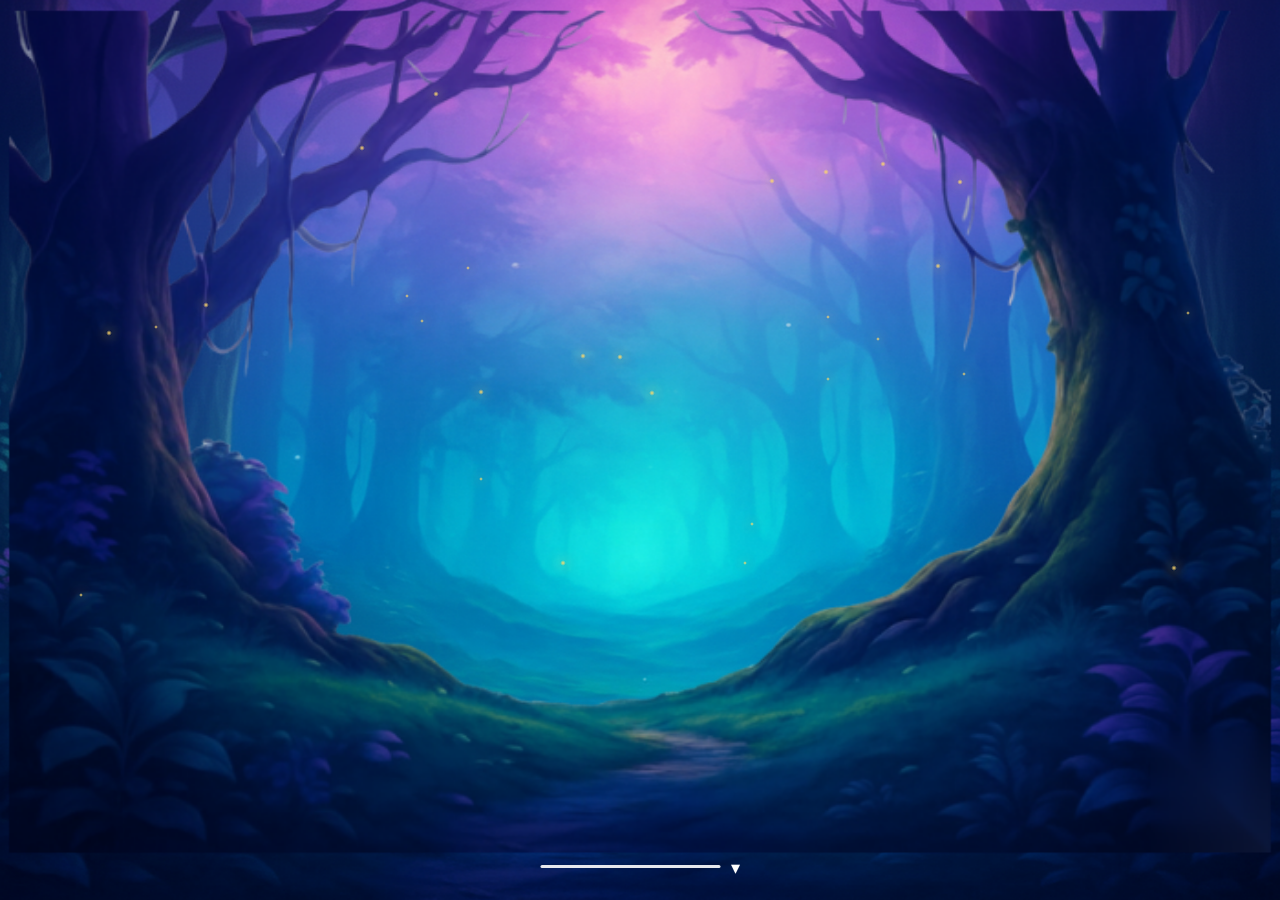
<file: home/index.html>
<!DOCTYPE html>
<html lang="es">
<head>
  <meta charset="UTF-8" />
  <meta name="viewport" content="width=device-width, initial-scale=1" />
  <title>Aeloria · Home</title>
  <meta name="description" content="Portafolio de Gaby Campos · Aeloria." />
  <link href="https://fonts.googleapis.com/css2?family=Inter:wght@300;400;600;800&display=swap" rel="stylesheet">
  <link rel="stylesheet" href="styles.css" />
</head>
<body>
  <!-- HERO PARALLAX -->
  <main class="hero" aria-label="Bosque Aeloria">
    <img class="layer bg" src="assets/bg_fondo_fullhd.png" alt="" data-depth="0.04" data-depth-scroll="0.12"/>
    <div class="fireflies back" aria-hidden="true"></div>
    <img class="layer front" src="assets/front_fullhd.png" alt="" data-depth="0.22" data-depth-scroll="0.28"/>
    <div class="fireflies frontFF" aria-hidden="true"></div>

    <!-- Bottom arrow -->
    <button id="openMenu" class="arrowDock" aria-expanded="false" aria-controls="sheet" aria-label="Explorar">
      <span class="line"></span><span class="chev">▾</span>
    </button>
  </main>

  <!-- BOTTOM SHEET MENU -->
  <div id="sheet" class="sheet" hidden>
    <div class="sheet-head">
      <h2>¿Qué parte del bosque visitas?</h2>
      <button id="closeSheet" class="close">×</button>
    </div>
    <section class="menuGrid">
      <!-- Claro Publicitario -->
      <a class="menuCard" href="carrusel claro publicitario/index.html">
        <div class="thumb"></div>
        <h3>Claro Publicitario</h3>
        <p>Aquí las ideas florecen con Luxien.</p>
      </a>

      <a class="menuCard" href="Carrusel lago de historias/index.html">
        <div class="thumb"></div>
        <h3>Lago de Historias</h3>
        <p>Donde Cael transforma historias en movimiento.</p>
      </a>

      <a class="menuCard" href="sendero social-carrusel/index.html">
        <div class="thumb"></div>
        <h3>Sendero Social</h3>
        <p>Lyra ilumina tu camino al contenido.</p>
      </a>

      <a class="menuCard" href="bosque-ilustrado/index.html">
        <div class="thumb"></div>
        <h3>Bosque Ilustrado</h3>
        <p>Solenne pinta mundos para explorar.</p>
      </a>
    </section>
  </div>

  <script src="script.js"></script>
</body>
</html>
</file>
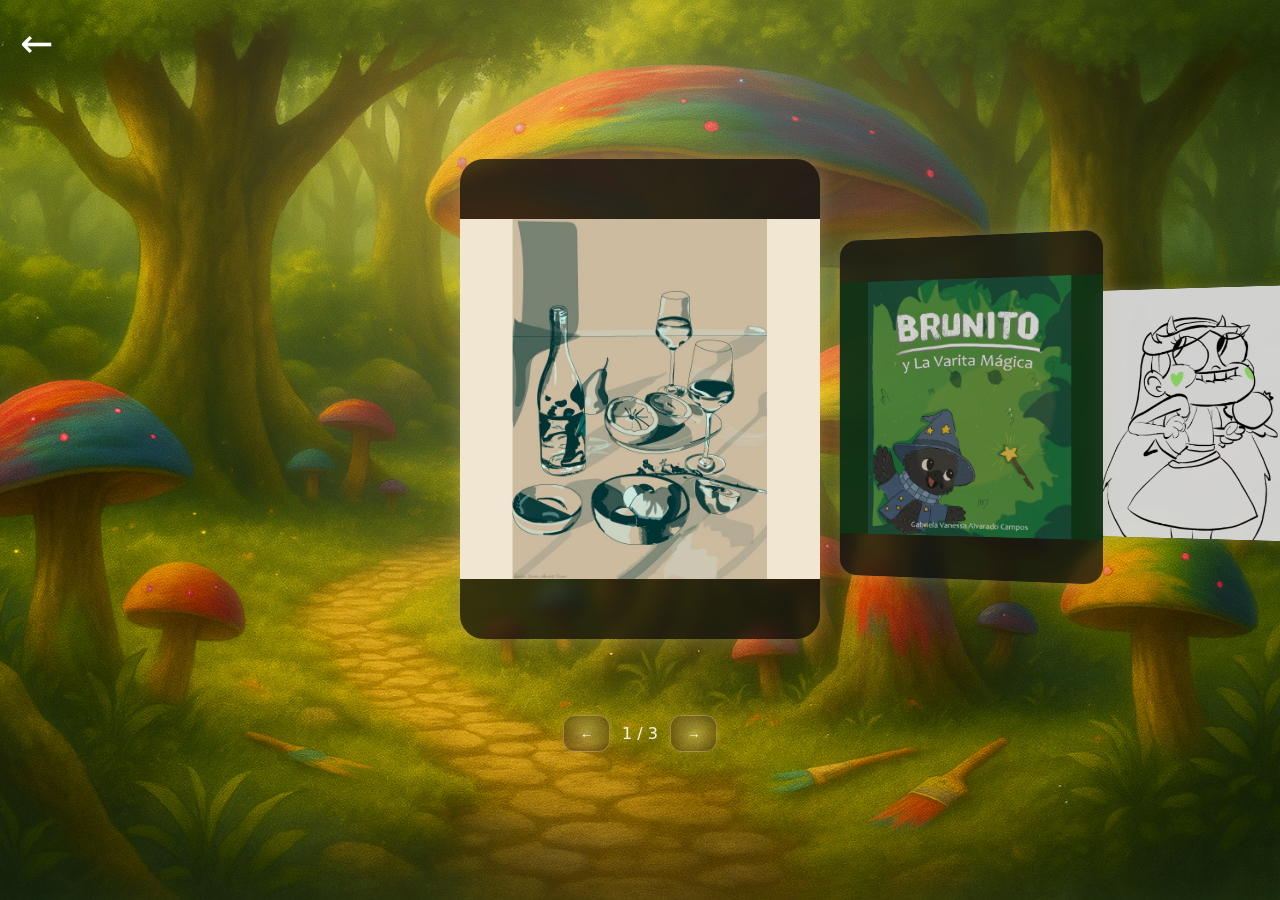
<file: home/bosque-ilustrado/index.html>
<!DOCTYPE html>
<html lang="es">
<head>
  <meta charset="utf-8" />
  <meta name="viewport" content="width=device-width,initial-scale=1" />
  <title>Carrusel Aeloria — Fan 3D Claro Dorado v2</title>

  <style>
    :root{
      --fg:#fff;
      --w:360px;
      --h:480px;
      --gap:60;        /* gap base en px (solo número para JS) */
      --depth:320;     /* profundidad base en px (solo número) */
      --rot:-20;       /* grados (solo número) */
      --dur:.6s;
    }
    *{box-sizing:border-box}
    body{
      margin:0;
      color:var(--fg);
      font-family:'Caviar Dreams',system-ui,Segoe UI,Inter,Roboto,sans-serif;
      background:url('assets/fondo.png') center/cover no-repeat fixed;
      overflow:hidden;
      position:relative;
    }
    body::before{
      content:'';
      position:fixed;
      inset:0;
      background:radial-gradient(circle at 50% 18%, rgba(255,238,170,.25) 0%, transparent 60%);
      pointer-events:none;
    }
    .wrap{
      min-height:100dvh;
      display:flex;
      flex-direction:column;
      align-items:center;
      justify-content:center;
      gap:26px;
    }
    .stage{
      width:min(100%,1280px);
      perspective:1400px;
      position:relative;
      padding:10px 40px 50px;
      overflow:visible;
    }
    .carousel{
      position:relative;
      width:100%;
      height:var(--h);
      display:grid;
      place-items:center;
      transform-style:preserve-3d;
      will-change:transform;
      overflow:visible;
    }
    .card{
      position:absolute;
      width:var(--w);
      height:var(--h);
      background:rgba(15,15,15,.72);
      border-radius:24px;
      overflow:hidden;
      transform-style:preserve-3d;
      box-shadow:0 0 22px rgba(255,220,160,.28);
      transition:
        transform var(--dur) cubic-bezier(.2,.7,.2,1),
        filter var(--dur),
        opacity var(--dur);
      cursor:pointer;
      backdrop-filter:blur(6px);
    }
    .media{
      position:relative;
      width:100%;
      height:100%;
      display:grid;
      place-items:center;
    }
    .media img,
    .media video{
      width:100%;
      height:100%;
      object-fit:contain;
    }
    .card.dim{
      filter:saturate(.85) brightness(.85);
      opacity:.95;
    }
    .controls{
      display:flex;
      gap:12px;
      align-items:center;
      justify-content:center;
    }
    .btn{
      background:radial-gradient(circle at center, rgba(255,230,160,.35), rgba(60,40,10,.55));
      border:1px solid rgba(255,220,150,.35);
      border-radius:12px;
      padding:10px 16px;
      color:#fff;
      box-shadow:0 0 10px rgba(255,210,120,.18);
      cursor:pointer;
      transition:transform .25s ease, box-shadow .35s ease;
    }
    .btn:hover{
      transform:scale(1.08);
      box-shadow:0 0 18px rgba(255,220,160,.6),0 0 36px rgba(255,200,120,.22);
    }
    .index{
      opacity:.9;
      font-variant-numeric:tabular-nums;
    }

    /* MODAL */
    .modal{
      position:fixed;
      inset:0;
      display:none;
      place-items:center;
      background:rgba(0,0,0,.7);
      padding:20px;
      backdrop-filter:blur(6px);
      z-index:2000;
    }
    .modal.open{display:grid;}
    .dialog{
  position:relative;
  width:min(1100px,100%);
  max-height:90dvh;
  height:min(700px,90dvh);              /* 👉 altura controlada del modal */
  background:linear-gradient(135deg, rgba(10,25,15,.7), rgba(10,10,5,.9));
  border-radius:28px;
  overflow:hidden;
  display:grid;
  grid-template-columns:minmax(0,1.4fr) minmax(0,1fr);
  gap:0;
  box-shadow:0 0 40px rgba(0,0,0,.6);
}
    @media (max-width:900px){
      .dialog{
        grid-template-columns:1fr;
        max-height:95dvh;
      }
    }
    .dialog .full{
  position:relative;
  background:rgba(0,0,0,.6);
  display:grid;
  place-items:center;
  padding:10px;
  height:100%;                          /* 👉 ocupa todo el alto del modal */
}

.dialog .full img,
.dialog .full video{
  width:100%;
  height:100%;
  max-width:100%;
  max-height:100%;
  object-fit:contain;                    /* 👉 se ve completa, sin cortar */
  border-radius:18px;
  box-shadow:0 0 20px rgba(0,0,0,.6);
}
    .info{
  padding:32px 32px 26px;
  color:#fef7e6;
  font-family:'Manrope',system-ui,sans-serif;
  display:flex;
  flex-direction:column;
  gap:10px;
  justify-content:flex-start;
}
    .info h3{
      font-family:'Sora',system-ui,sans-serif;
      font-size:1.7rem;
      letter-spacing:.04em;
      text-transform:uppercase;
      margin:0 0 10px;
    }
    .info p{margin:0;font-size:.98rem;line-height:1.6;}
    .info small{
      opacity:.8;
      font-size:.8rem;
      display:block;
      margin-top:10px;
    }
    .close{
      position:absolute;
      top:12px;
      right:14px;
      width:36px;
      height:36px;
      border-radius:999px;
      border:none;
      cursor:pointer;
      display:grid;
      place-items:center;
      background:rgba(0,0,0,.45);
      color:#fffbe8;
      box-shadow:0 0 14px rgba(0,0,0,.6);
      z-index:10;
    }

    /* Flechas internas */
    .inner-nav{
      position:absolute;
      top:50%;
      transform:translateY(-50%);
      z-index:30;
      background:transparent;
      border:none;
      padding:0;
      cursor:pointer;
    }
    .inner-nav svg{
      width:42px;
      height:42px;
      stroke:#FFF9C4;
      stroke-width:3;
      fill:none;
      filter:drop-shadow(0 2px 6px rgba(0,0,0,.55))
             drop-shadow(0 0 10px rgba(255,235,59,.35));
      transition:transform .2s ease;
    }
    .inner-nav:hover svg{transform:scale(1.1);}
    .inner-prev{left:18px;}
    .inner-next{right:18px;}

    @media (max-width:800px){
      .inner-nav svg{width:32px;height:32px;}
      .inner-prev{left:10px;}
      .inner-next{right:10px;}
    }

    /* Puntos de paginación dentro del modal */
    .inner-dots{
      position:absolute;
      left:0;
      right:0;
      bottom:12px;
      display:flex;
      gap:8px;
      justify-content:center;
      z-index:40;
    }
    .inner-dots .dot{
      width:9px;
      height:9px;
      border-radius:50%;
      background:#E8D36B;
      opacity:.45;
      transition:transform .2s ease, opacity .2s ease, box-shadow .2s ease;
      box-shadow:0 0 8px rgba(232,211,107,.35);
    }
    .inner-dots .dot.active{
      transform:scale(1.3);
      opacity:1;
      box-shadow:0 0 12px rgba(232,211,107,.7);
    }

  </style>

  <link href="https://fonts.googleapis.com/css2?family=Sora:wght@600;700;800&family=Manrope:wght@400;500;600&display=swap" rel="stylesheet" />
</head>

<body>
  <!-- Flecha para regresar al home de Aeloria -->
  <a href="../index.html"
     style="position:absolute;top:20px;left:20px;z-index:1000;color:white;font-size:40px;text-decoration:none;">
    &#8592;
  </a>

  <div class="wrap">
    <div class="stage">
      <div class="carousel" id="carousel">

        <!-- PLASTICENTER -->
        <article class="card"
          data-desc="Ilustración digital de bodegón contemporáneo. Exploración de luz, sombra y composición con paleta reducida y atmósfera cálida."
          data-full="assets/bodegonparcial.jpg"
          data-gallery="assets/bodegonparcial.jpg"
          data-title="Bodegón contemporáneo — Ilustración digital">
          <div class="media">
            <img src="assets/bodegonparcial.jpg" alt="Bodegón contemporáneo — Ilustración digital">
          </div>
        </article>

        <!-- MAYAR CHERRY INTENSE -->
        <article class="card"
          data-desc="Proyecto de ilustración infantil. Portada del cuento Brunito y la Varita Mágica, desarrollo de personaje y narrativa visual para público infantil."
          data-full="assets/portada-buena.jpg"
          data-gallery="assets/portada-buena.jpg"
          data-title="Brunito y la Varita Mágica — Portada de cuento infantil">
          <div class="media">
            <img src="assets/portada-buena.jpg" alt="Portada del cuento Brunito y la Varita Mágica">
          </div>
        </article>

        
        <!-- IDENTIDAD VISUAL PERSONAL -->
<article class="card"
          data-desc="Animación de personaje estilo cartoon. Estudio de expresiones y acting mediante GIFs animados para exploración de gestos exagerados."
          data-full="assets/star1.gif"
          data-gallery="assets/star1.gif, assets/star2.gif, assets/star3.gif, assets/star4.gif"
          data-title="Animación de personaje — Estudio de expresiones I">
          <div class="media">
            <img src="assets/star1.gif" alt="Animación de personaje — Estudio de expresiones I">
          </div>
        </article>

      </div>
    </div>

    <!-- Controles del carrusel principal -->
    <div class="controls">
      <button class="btn" id="prev">←</button>
      <span class="index" id="index">1 / 3</span>
      <button class="btn" id="next">→</button>
    </div>
  </div>

  <!-- MODAL -->
  <div class="modal" id="modal">
    <div class="dialog">
      <button class="close" id="close">✕</button>

      <div class="full" id="fullMedia"></div>
      <div class="inner-dots" id="innerDots"></div>

      <button class="inner-nav inner-prev" title="Imagen anterior">
        <svg viewBox="0 0 24 24">
          <path d="M15 19l-7-7 7-7" stroke-linecap="round" stroke-linejoin="round" />
        </svg>
      </button>
      <button class="inner-nav inner-next" title="Imagen siguiente">
        <svg viewBox="0 0 24 24">
          <path d="M9 5l7 7-7 7" stroke-linecap="round" stroke-linejoin="round" />
        </svg>
      </button>

      <aside class="info">
        <h3 id="mTitle"></h3>
        <p id="mDesc"></p>
       
      </aside>
    </div>
  </div>

  <script>
    (function () {
      const $ = s => document.querySelector(s);
      const $$ = s => [...document.querySelectorAll(s)];

      const cards = $$('.card');
      const N = cards.length;
      let i = 0;

      function metrics() {
        const w = cards[0].getBoundingClientRect().width;
        const GAP = parseFloat(getComputedStyle(document.documentElement).getPropertyValue('--gap')) || 60;
        const DEP = parseFloat(getComputedStyle(document.documentElement).getPropertyValue('--depth')) || 320;
        const ROT = parseFloat(getComputedStyle(document.documentElement).getPropertyValue('--rot')) || -20;
        return { w, GAP, DEP, ROT };
      }

      function render() {
        const { w, GAP, DEP, ROT } = metrics();
        const stepX = w * 0.95 + GAP;

        cards.forEach((c, idx) => {
          const off = idx - i;
          const abs = Math.abs(off);
          const sign = Math.sign(off);
          const x = off * stepX;
          const z = -abs * DEP;
          const rot = sign * ROT;
          const scale = Math.max(1 - abs * 0.12, 0.6);
          const y = abs * 6;

          c.style.transform = `translate3d(${x}px, ${y}px, ${z}px) rotateY(${rot}deg) scale(${scale})`;
          c.classList.toggle('dim', abs > 0);
          c.style.zIndex = String(100 - abs);
        });

        $('#index').textContent = `${i + 1} / ${N}`;
      }

      function go(d) {
        i = (i + d + N) % N;
        render();
      }

      $('#prev').onclick = () => go(-1);
      $('#next').onclick = () => go(1);
      window.addEventListener('resize', render);

      // --- Modal y galería interna ---
      const modal = $('#modal');
      const fullBox = $('#fullMedia');
      const dotsWrap = $('#innerDots');
      const innerPrev = document.querySelector('.inner-prev');
      const innerNext = document.querySelector('.inner-next');
      let gallery = [];
      let gi = 0;

      function renderInner() {
        if (!gallery.length) return;
        const src = gallery[gi];
        const ext = src.split('.').pop().toLowerCase();

        fullBox.innerHTML = '';

        if (['mp4', 'webm', 'mov'].includes(ext)) {
          const v = document.createElement('video');
          v.src = src;
          v.controls = true;
          v.autoplay = true;
          v.playsInline = true;
          fullBox.appendChild(v);
        } else {
          const img = document.createElement('img');
          img.src = src;
          fullBox.appendChild(img);
        }

        // dots
        dotsWrap.querySelectorAll('.dot').forEach((d, idx) => {
          d.classList.toggle('active', idx === gi);
        });
      }

      function openModal(card) {
        const raw = card.dataset.gallery || card.dataset.full || '';
        gallery = raw.split(',').map(s => s.trim()).filter(Boolean);
        gi = 0;

        // Dots
        dotsWrap.innerHTML = '';
        gallery.forEach((_, idx) => {
          const dot = document.createElement('div');
          dot.className = 'dot' + (idx === 0 ? ' active' : '');
          dot.addEventListener('click', () => {
            gi = idx;
            renderInner();
          });
          dotsWrap.appendChild(dot);
        });

        $('#mTitle').textContent = card.dataset.title || '';
        $('#mDesc').textContent = card.dataset.desc || '';

        modal.classList.add('open');
        document.body.classList.add('modal-open');

        renderInner();

        // Funciones globales para teclado
        window.__modalNext = () => {
          if (!gallery.length) return;
          gi = (gi + 1 + gallery.length) % gallery.length;
          renderInner();
        };
        window.__modalPrev = () => {
          if (!gallery.length) return;
          gi = (gi - 1 + gallery.length) % gallery.length;
          renderInner();
        };
      }

      function closeModal() {
        modal.classList.remove('open');
        document.body.classList.remove('modal-open');
        fullBox.innerHTML = '';
        dotsWrap.innerHTML = '';
        window.__modalNext = null;
        window.__modalPrev = null;
      }

      $('#close').onclick = closeModal;
      modal.addEventListener('click', e => {
        if (e.target === modal) closeModal();
      });

      innerPrev.addEventListener('click', () => window.__modalPrev && window.__modalPrev());
      innerNext.addEventListener('click', () => window.__modalNext && window.__modalNext());

      // Click en card: centrar y abrir modal
      cards.forEach((c, idx) => {
        c.addEventListener('click', () => {
          i = idx;
          render();
          openModal(c);
        });
      });

      // Teclado: flechas para carrusel y para galería interna
      window.addEventListener('keydown', e => {
        if (modal.classList.contains('open')) {
          if (e.key === 'Escape') closeModal();
          if (e.key === 'ArrowRight' && window.__modalNext) window.__modalNext();
          if (e.key === 'ArrowLeft' && window.__modalPrev) window.__modalPrev();
        } else {
          if (e.key === 'ArrowRight') go(1);
          if (e.key === 'ArrowLeft') go(-1);
        }
      });

      render();
    })();
  </script>
</body>
</html>
</file>
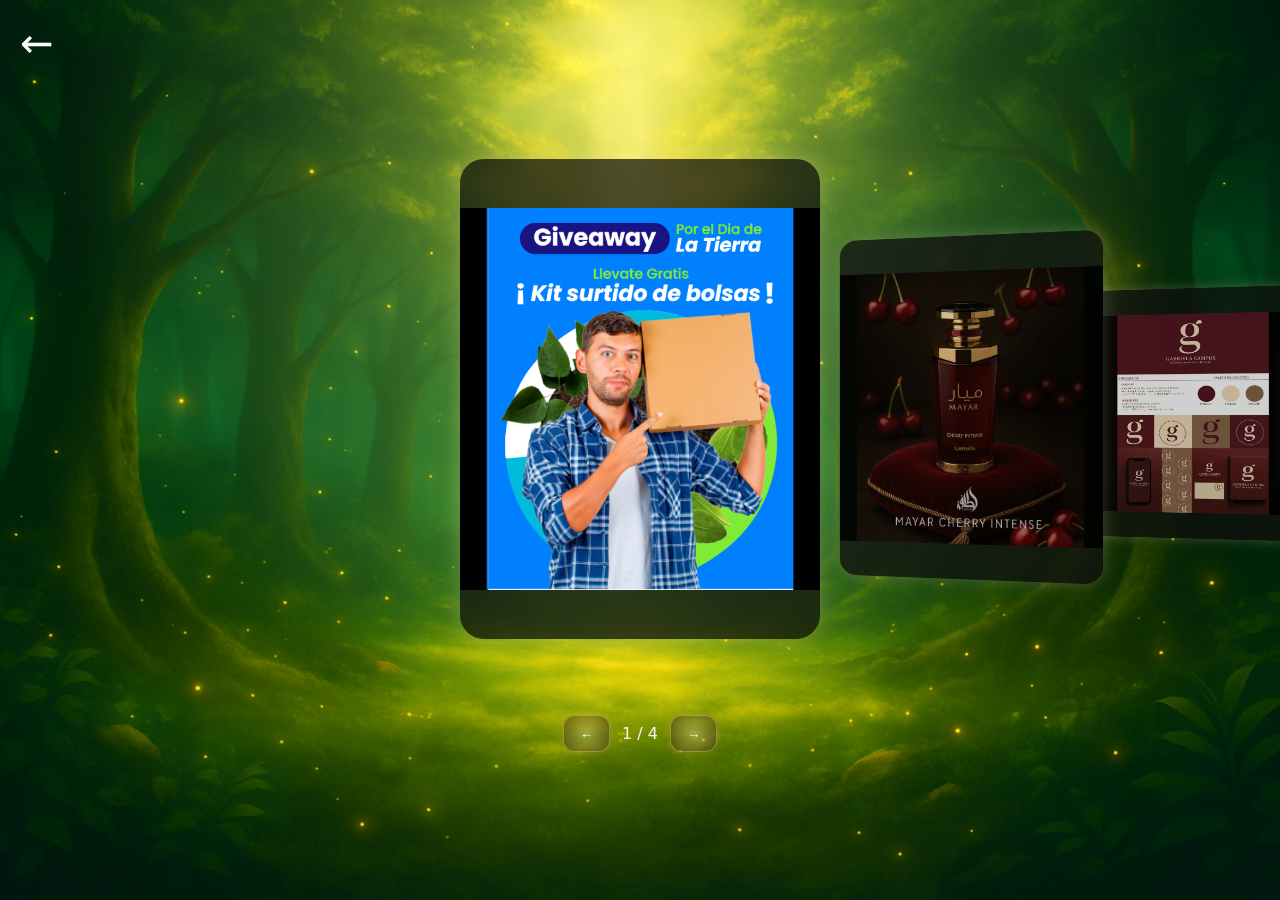
<file: home/carrusel claro publicitario/index.html>
<!DOCTYPE html>
<html lang="es">
<head>
  <meta charset="utf-8" />
  <meta name="viewport" content="width=device-width,initial-scale=1" />
  <title>Carrusel Aeloria — Fan 3D Claro Dorado v2</title>

  <style>
    :root{
      --fg:#fff;
      --w:360px;
      --h:480px;
      --gap:60;        /* gap base en px (solo número para JS) */
      --depth:320;     /* profundidad base en px (solo número) */
      --rot:-20;       /* grados (solo número) */
      --dur:.6s;
    }
    *{box-sizing:border-box}
    body{
      margin:0;
      color:var(--fg);
      font-family:'Caviar Dreams',system-ui,Segoe UI,Inter,Roboto,sans-serif;
      background:url('assets/fondo.png') center/cover no-repeat fixed;
      overflow:hidden;
      position:relative;
    }
    body::before{
      content:'';
      position:fixed;
      inset:0;
      background:radial-gradient(circle at 50% 18%, rgba(255,238,170,.25) 0%, transparent 60%);
      pointer-events:none;
    }
    .wrap{
      min-height:100dvh;
      display:flex;
      flex-direction:column;
      align-items:center;
      justify-content:center;
      gap:26px;
    }
    .stage{
      width:min(100%,1280px);
      perspective:1400px;
      position:relative;
      padding:10px 40px 50px;
      overflow:visible;
    }
    .carousel{
      position:relative;
      width:100%;
      height:var(--h);
      display:grid;
      place-items:center;
      transform-style:preserve-3d;
      will-change:transform;
      overflow:visible;
    }
    .card{
      position:absolute;
      width:var(--w);
      height:var(--h);
      background:rgba(15,15,15,.72);
      border-radius:24px;
      overflow:hidden;
      transform-style:preserve-3d;
      box-shadow:0 0 22px rgba(255,220,160,.28);
      transition:
        transform var(--dur) cubic-bezier(.2,.7,.2,1),
        filter var(--dur),
        opacity var(--dur);
      cursor:pointer;
      backdrop-filter:blur(6px);
    }
    .media{
      position:relative;
      width:100%;
      height:100%;
      display:grid;
      place-items:center;
    }
    .media img,
    .media video{
      width:100%;
      height:100%;
      object-fit:contain;
    }
    .card.dim{
      filter:saturate(.85) brightness(.85);
      opacity:.95;
    }
    .controls{
      display:flex;
      gap:12px;
      align-items:center;
      justify-content:center;
    }
    .btn{
      background:radial-gradient(circle at center, rgba(255,230,160,.35), rgba(60,40,10,.55));
      border:1px solid rgba(255,220,150,.35);
      border-radius:12px;
      padding:10px 16px;
      color:#fff;
      box-shadow:0 0 10px rgba(255,210,120,.18);
      cursor:pointer;
      transition:transform .25s ease, box-shadow .35s ease;
    }
    .btn:hover{
      transform:scale(1.08);
      box-shadow:0 0 18px rgba(255,220,160,.6),0 0 36px rgba(255,200,120,.22);
    }
    .index{
      opacity:.9;
      font-variant-numeric:tabular-nums;
    }

    /* MODAL */
    .modal{
      position:fixed;
      inset:0;
      display:none;
      place-items:center;
      background:rgba(0,0,0,.7);
      padding:20px;
      backdrop-filter:blur(6px);
      z-index:2000;
    }
    .modal.open{display:grid;}
    .dialog{
  position:relative;
  width:min(1100px,100%);
  max-height:90dvh;
  height:min(700px,90dvh);              /* 👉 altura controlada del modal */
  background:linear-gradient(135deg, rgba(10,25,15,.7), rgba(10,10,5,.9));
  border-radius:28px;
  overflow:hidden;
  display:grid;
  grid-template-columns:minmax(0,1.4fr) minmax(0,1fr);
  gap:0;
  box-shadow:0 0 40px rgba(0,0,0,.6);
}
    @media (max-width:900px){
      .dialog{
        grid-template-columns:1fr;
        max-height:95dvh;
      }
    }
    .dialog .full{
  position:relative;
  background:rgba(0,0,0,.6);
  display:grid;
  place-items:center;
  padding:10px;
  height:100%;                          /* 👉 ocupa todo el alto del modal */
}

.dialog .full img,
.dialog .full video{
  width:100%;
  height:100%;
  max-width:100%;
  max-height:100%;
  object-fit:contain;                    /* 👉 se ve completa, sin cortar */
  border-radius:18px;
  box-shadow:0 0 20px rgba(0,0,0,.6);
}
    .info{
  padding:32px 32px 26px;
  color:#fef7e6;
  font-family:'Manrope',system-ui,sans-serif;
  display:flex;
  flex-direction:column;
  gap:10px;
  justify-content:flex-start;
}
    .info h3{
      font-family:'Sora',system-ui,sans-serif;
      font-size:1.7rem;
      letter-spacing:.04em;
      text-transform:uppercase;
      margin:0 0 10px;
    }
    .info p{margin:0;font-size:.98rem;line-height:1.6;}
    .info small{
      opacity:.8;
      font-size:.8rem;
      display:block;
      margin-top:10px;
    }
    .close{
      position:absolute;
      top:12px;
      right:14px;
      width:36px;
      height:36px;
      border-radius:999px;
      border:none;
      cursor:pointer;
      display:grid;
      place-items:center;
      background:rgba(0,0,0,.45);
      color:#fffbe8;
      box-shadow:0 0 14px rgba(0,0,0,.6);
      z-index:10;
    }

    /* Flechas internas */
    .inner-nav{
      position:absolute;
      top:50%;
      transform:translateY(-50%);
      z-index:30;
      background:transparent;
      border:none;
      padding:0;
      cursor:pointer;
    }
    .inner-nav svg{
      width:42px;
      height:42px;
      stroke:#FFF9C4;
      stroke-width:3;
      fill:none;
      filter:drop-shadow(0 2px 6px rgba(0,0,0,.55))
             drop-shadow(0 0 10px rgba(255,235,59,.35));
      transition:transform .2s ease;
    }
    .inner-nav:hover svg{transform:scale(1.1);}
    .inner-prev{left:18px;}
    .inner-next{right:18px;}

    @media (max-width:800px){
      .inner-nav svg{width:32px;height:32px;}
      .inner-prev{left:10px;}
      .inner-next{right:10px;}
    }

    /* Puntos de paginación dentro del modal */
    .inner-dots{
      position:absolute;
      left:0;
      right:0;
      bottom:12px;
      display:flex;
      gap:8px;
      justify-content:center;
      z-index:40;
    }
    .inner-dots .dot{
      width:9px;
      height:9px;
      border-radius:50%;
      background:#E8D36B;
      opacity:.45;
      transition:transform .2s ease, opacity .2s ease, box-shadow .2s ease;
      box-shadow:0 0 8px rgba(232,211,107,.35);
    }
    .inner-dots .dot.active{
      transform:scale(1.3);
      opacity:1;
      box-shadow:0 0 12px rgba(232,211,107,.7);
    }

  </style>

  <link href="https://fonts.googleapis.com/css2?family=Sora:wght@600;700;800&family=Manrope:wght@400;500;600&display=swap" rel="stylesheet" />
</head>

<body>
  <!-- Flecha para regresar al home de Aeloria -->
  <a href="../index.html"
     style="position:absolute;top:20px;left:20px;z-index:1000;color:white;font-size:40px;text-decoration:none;">
    &#8592;
  </a>

  <div class="wrap">
    <div class="stage">
      <div class="carousel" id="carousel">

        <!-- PLASTICENTER -->
        <article class="card"
          data-desc="Proyecto publicitario para Plasticenter: diseño de banners principales, giveaway y sitio web responsivo enfocado en conversión."
          data-full="assets/plastic1.png"
          data-gallery="assets/plastic1.png, assets/plastic2.png, assets/plastic3.png, assets/plastic4.png"
          data-title="Plasticenter — Campaña digital">
          <div class="media">
            <img src="assets/plastic1.png" alt="Plasticenter — Campaña digital">
          </div>
        </article>

        <!-- MAYAR CHERRY INTENSE -->
        <article class="card"
          data-desc="Fotografía publicitaria del perfume Mayar Cherry Intense, explorando luz, textura y composición en set de estudio."
          data-full="assets/lattafa.png"
          data-gallery="assets/lattafa.png, assets/lataffa2.png"
          data-title="Mayar Cherry Intense — Fotografía de producto">
          <div class="media">
            <img src="assets/lattafa.png" alt="Perfume Mayar Cherry Intense">
          </div>
        </article>

        
        <!-- IDENTIDAD VISUAL PERSONAL -->
<article class="card"
  data-desc="Identidad visual personal: símbolo, tipografía y aplicaciones gráficas para marca profesional como diseñadora web multimedia."
  data-full="assets/flyer.png"
  data-gallery="assets/flyer.png"
  data-title="Identidad visual — Gabriela Campos">
  <div class="media">
    <img src="assets/flyer.png" alt="Identidad visual — Gabriela Campos">
  </div>
</article>
        <!-- OJO DULCE - VIDEO -->
        <article class="card"
          data-desc="Micro pieza de motion graphic inspirada en cosmética, explorando ritmo, color y gesto en formato corto para redes."
          data-full="assets/dulce.mp4"
          data-gallery="assets/dulce.mp4"
          data-title="Ojo Dulce — Micro motion branding">
          <div class="media">
            <video src="assets/dulce.mp4" preload="metadata" muted playsinline></video>
          </div>
        </article>

      </div>
    </div>

    <!-- Controles del carrusel principal -->
    <div class="controls">
      <button class="btn" id="prev">←</button>
      <span class="index" id="index">1 / 4</span>
      <button class="btn" id="next">→</button>
    </div>
  </div>

  <!-- MODAL -->
  <div class="modal" id="modal">
    <div class="dialog">
      <button class="close" id="close">✕</button>

      <div class="full" id="fullMedia"></div>
      <div class="inner-dots" id="innerDots"></div>

      <button class="inner-nav inner-prev" title="Imagen anterior">
        <svg viewBox="0 0 24 24">
          <path d="M15 19l-7-7 7-7" stroke-linecap="round" stroke-linejoin="round" />
        </svg>
      </button>
      <button class="inner-nav inner-next" title="Imagen siguiente">
        <svg viewBox="0 0 24 24">
          <path d="M9 5l7 7-7 7" stroke-linecap="round" stroke-linejoin="round" />
        </svg>
      </button>

      <aside class="info">
        <h3 id="mTitle"></h3>
        <p id="mDesc"></p>
       
      </aside>
    </div>
  </div>

  <script>
    (function () {
      const $ = s => document.querySelector(s);
      const $$ = s => [...document.querySelectorAll(s)];

      const cards = $$('.card');
      const N = cards.length;
      let i = 0;

      function metrics() {
        const w = cards[0].getBoundingClientRect().width;
        const GAP = parseFloat(getComputedStyle(document.documentElement).getPropertyValue('--gap')) || 60;
        const DEP = parseFloat(getComputedStyle(document.documentElement).getPropertyValue('--depth')) || 320;
        const ROT = parseFloat(getComputedStyle(document.documentElement).getPropertyValue('--rot')) || -20;
        return { w, GAP, DEP, ROT };
      }

      function render() {
        const { w, GAP, DEP, ROT } = metrics();
        const stepX = w * 0.95 + GAP;

        cards.forEach((c, idx) => {
          const off = idx - i;
          const abs = Math.abs(off);
          const sign = Math.sign(off);
          const x = off * stepX;
          const z = -abs * DEP;
          const rot = sign * ROT;
          const scale = Math.max(1 - abs * 0.12, 0.6);
          const y = abs * 6;

          c.style.transform = `translate3d(${x}px, ${y}px, ${z}px) rotateY(${rot}deg) scale(${scale})`;
          c.classList.toggle('dim', abs > 0);
          c.style.zIndex = String(100 - abs);
        });

        $('#index').textContent = `${i + 1} / ${N}`;
      }

      function go(d) {
        i = (i + d + N) % N;
        render();
      }

      $('#prev').onclick = () => go(-1);
      $('#next').onclick = () => go(1);
      window.addEventListener('resize', render);

      // --- Modal y galería interna ---
      const modal = $('#modal');
      const fullBox = $('#fullMedia');
      const dotsWrap = $('#innerDots');
      const innerPrev = document.querySelector('.inner-prev');
      const innerNext = document.querySelector('.inner-next');
      let gallery = [];
      let gi = 0;

      function renderInner() {
        if (!gallery.length) return;
        const src = gallery[gi];
        const ext = src.split('.').pop().toLowerCase();

        fullBox.innerHTML = '';

        if (['mp4', 'webm', 'mov'].includes(ext)) {
          const v = document.createElement('video');
          v.src = src;
          v.controls = true;
          v.autoplay = true;
          v.playsInline = true;
          fullBox.appendChild(v);
        } else {
          const img = document.createElement('img');
          img.src = src;
          fullBox.appendChild(img);
        }

        // dots
        dotsWrap.querySelectorAll('.dot').forEach((d, idx) => {
          d.classList.toggle('active', idx === gi);
        });
      }

      function openModal(card) {
        const raw = card.dataset.gallery || card.dataset.full || '';
        gallery = raw.split(',').map(s => s.trim()).filter(Boolean);
        gi = 0;

        // Dots
        dotsWrap.innerHTML = '';
        gallery.forEach((_, idx) => {
          const dot = document.createElement('div');
          dot.className = 'dot' + (idx === 0 ? ' active' : '');
          dot.addEventListener('click', () => {
            gi = idx;
            renderInner();
          });
          dotsWrap.appendChild(dot);
        });

        $('#mTitle').textContent = card.dataset.title || '';
        $('#mDesc').textContent = card.dataset.desc || '';

        modal.classList.add('open');
        document.body.classList.add('modal-open');

        renderInner();

        // Funciones globales para teclado
        window.__modalNext = () => {
          if (!gallery.length) return;
          gi = (gi + 1 + gallery.length) % gallery.length;
          renderInner();
        };
        window.__modalPrev = () => {
          if (!gallery.length) return;
          gi = (gi - 1 + gallery.length) % gallery.length;
          renderInner();
        };
      }

      function closeModal() {
        modal.classList.remove('open');
        document.body.classList.remove('modal-open');
        fullBox.innerHTML = '';
        dotsWrap.innerHTML = '';
        window.__modalNext = null;
        window.__modalPrev = null;
      }

      $('#close').onclick = closeModal;
      modal.addEventListener('click', e => {
        if (e.target === modal) closeModal();
      });

      innerPrev.addEventListener('click', () => window.__modalPrev && window.__modalPrev());
      innerNext.addEventListener('click', () => window.__modalNext && window.__modalNext());

      // Click en card: centrar y abrir modal
      cards.forEach((c, idx) => {
        c.addEventListener('click', () => {
          i = idx;
          render();
          openModal(c);
        });
      });

      // Teclado: flechas para carrusel y para galería interna
      window.addEventListener('keydown', e => {
        if (modal.classList.contains('open')) {
          if (e.key === 'Escape') closeModal();
          if (e.key === 'ArrowRight' && window.__modalNext) window.__modalNext();
          if (e.key === 'ArrowLeft' && window.__modalPrev) window.__modalPrev();
        } else {
          if (e.key === 'ArrowRight') go(1);
          if (e.key === 'ArrowLeft') go(-1);
        }
      });

      render();
    })();
  </script>
</body>
</html>
</file>
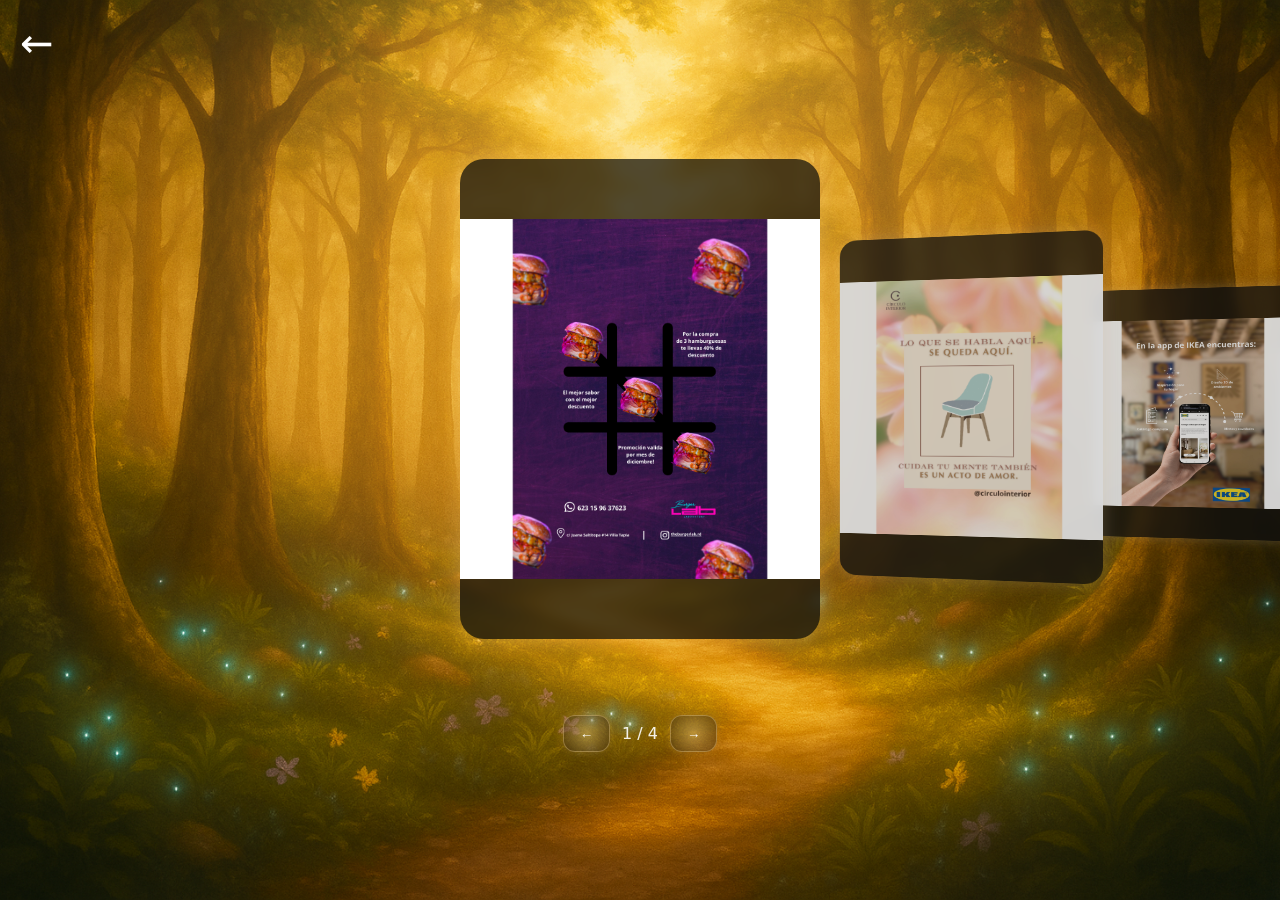
<file: home/sendero social-carrusel/index.html>
<!DOCTYPE html>
<html lang="es">
<head>
  <meta charset="utf-8" />
  <meta name="viewport" content="width=device-width,initial-scale=1" />
  <title>Carrusel Aeloria — Fan 3D Claro Dorado v2</title>

  <style>
    :root{
      --fg:#fff;
      --w:360px;
      --h:480px;
      --gap:60;        /* gap base en px (solo número para JS) */
      --depth:320;     /* profundidad base en px (solo número) */
      --rot:-20;       /* grados (solo número) */
      --dur:.6s;
    }
    *{box-sizing:border-box}
    body{
      margin:0;
      color:var(--fg);
      font-family:'Caviar Dreams',system-ui,Segoe UI,Inter,Roboto,sans-serif;
      background:url('assets/fondo.png') center/cover no-repeat fixed;
      overflow:hidden;
      position:relative;
    }
    body::before{
      content:'';
      position:fixed;
      inset:0;
      background:radial-gradient(circle at 50% 18%, rgba(255,238,170,.25) 0%, transparent 60%);
      pointer-events:none;
    }
    .wrap{
      min-height:100dvh;
      display:flex;
      flex-direction:column;
      align-items:center;
      justify-content:center;
      gap:26px;
    }
    .stage{
      width:min(100%,1280px);
      perspective:1400px;
      position:relative;
      padding:10px 40px 50px;
      overflow:visible;
    }
    .carousel{
      position:relative;
      width:100%;
      height:var(--h);
      display:grid;
      place-items:center;
      transform-style:preserve-3d;
      will-change:transform;
      overflow:visible;
    }
    .card{
      position:absolute;
      width:var(--w);
      height:var(--h);
      background:rgba(15,15,15,.72);
      border-radius:24px;
      overflow:hidden;
      transform-style:preserve-3d;
      box-shadow:0 0 22px rgba(255,220,160,.28);
      transition:
        transform var(--dur) cubic-bezier(.2,.7,.2,1),
        filter var(--dur),
        opacity var(--dur);
      cursor:pointer;
      backdrop-filter:blur(6px);
    }
    .media{
      position:relative;
      width:100%;
      height:100%;
      display:grid;
      place-items:center;
    }
    .media img,
    .media video{
      width:100%;
      height:100%;
      object-fit:contain;
    }
    .card.dim{
      filter:saturate(.85) brightness(.85);
      opacity:.95;
    }
    .controls{
      display:flex;
      gap:12px;
      align-items:center;
      justify-content:center;
    }
    .btn{
      background:radial-gradient(circle at center, rgba(255,230,160,.35), rgba(60,40,10,.55));
      border:1px solid rgba(255,220,150,.35);
      border-radius:12px;
      padding:10px 16px;
      color:#fff;
      box-shadow:0 0 10px rgba(255,210,120,.18);
      cursor:pointer;
      transition:transform .25s ease, box-shadow .35s ease;
    }
    .btn:hover{
      transform:scale(1.08);
      box-shadow:0 0 18px rgba(255,220,160,.6),0 0 36px rgba(255,200,120,.22);
    }
    .index{
      opacity:.9;
      font-variant-numeric:tabular-nums;
    }

    /* MODAL */
    .modal{
      position:fixed;
      inset:0;
      display:none;
      place-items:center;
      background:rgba(0,0,0,.7);
      padding:20px;
      backdrop-filter:blur(6px);
      z-index:2000;
    }
    .modal.open{display:grid;}
    .dialog{
  position:relative;
  width:min(1100px,100%);
  max-height:90dvh;
  height:min(700px,90dvh);              /* 👉 altura controlada del modal */
  background:linear-gradient(135deg, rgba(10,25,15,.7), rgba(10,10,5,.9));
  border-radius:28px;
  overflow:hidden;
  display:grid;
  grid-template-columns:minmax(0,1.4fr) minmax(0,1fr);
  gap:0;
  box-shadow:0 0 40px rgba(0,0,0,.6);
}
    @media (max-width:900px){
      .dialog{
        grid-template-columns:1fr;
        max-height:95dvh;
      }
    }
    .dialog .full{
  position:relative;
  background:rgba(0,0,0,.6);
  display:grid;
  place-items:center;
  padding:10px;
  height:100%;                          /* 👉 ocupa todo el alto del modal */
}

.dialog .full img,
.dialog .full video{
  width:100%;
  height:100%;
  max-width:100%;
  max-height:100%;
  object-fit:contain;                    /* 👉 se ve completa, sin cortar */
  border-radius:18px;
  box-shadow:0 0 20px rgba(0,0,0,.6);
}
    .info{
  padding:32px 32px 26px;
  color:#fef7e6;
  font-family:'Manrope',system-ui,sans-serif;
  display:flex;
  flex-direction:column;
  gap:10px;
  justify-content:flex-start;
}
    .info h3{
      font-family:'Sora',system-ui,sans-serif;
      font-size:1.7rem;
      letter-spacing:.04em;
      text-transform:uppercase;
      margin:0 0 10px;
    }
    .info p{margin:0;font-size:.98rem;line-height:1.6;}
    .info small{
      opacity:.8;
      font-size:.8rem;
      display:block;
      margin-top:10px;
    }
    .close{
      position:absolute;
      top:12px;
      right:14px;
      width:36px;
      height:36px;
      border-radius:999px;
      border:none;
      cursor:pointer;
      display:grid;
      place-items:center;
      background:rgba(0,0,0,.45);
      color:#fffbe8;
      box-shadow:0 0 14px rgba(0,0,0,.6);
      z-index:10;
    }

    /* Flechas internas */
    .inner-nav{
      position:absolute;
      top:50%;
      transform:translateY(-50%);
      z-index:30;
      background:transparent;
      border:none;
      padding:0;
      cursor:pointer;
    }
    .inner-nav svg{
      width:42px;
      height:42px;
      stroke:#FFF9C4;
      stroke-width:3;
      fill:none;
      filter:drop-shadow(0 2px 6px rgba(0,0,0,.55))
             drop-shadow(0 0 10px rgba(255,235,59,.35));
      transition:transform .2s ease;
    }
    .inner-nav:hover svg{transform:scale(1.1);}
    .inner-prev{left:18px;}
    .inner-next{right:18px;}

    @media (max-width:800px){
      .inner-nav svg{width:32px;height:32px;}
      .inner-prev{left:10px;}
      .inner-next{right:10px;}
    }

    /* Puntos de paginación dentro del modal */
    .inner-dots{
      position:absolute;
      left:0;
      right:0;
      bottom:12px;
      display:flex;
      gap:8px;
      justify-content:center;
      z-index:40;
    }
    .inner-dots .dot{
      width:9px;
      height:9px;
      border-radius:50%;
      background:#E8D36B;
      opacity:.45;
      transition:transform .2s ease, opacity .2s ease, box-shadow .2s ease;
      box-shadow:0 0 8px rgba(232,211,107,.35);
    }
    .inner-dots .dot.active{
      transform:scale(1.3);
      opacity:1;
      box-shadow:0 0 12px rgba(232,211,107,.7);
    }

  </style>

  <link href="https://fonts.googleapis.com/css2?family=Sora:wght@600;700;800&family=Manrope:wght@400;500;600&display=swap" rel="stylesheet" />
</head>

<body>
  <!-- Flecha para regresar al home de Aeloria -->
  <a href="../index.html"
     style="position:absolute;top:20px;left:20px;z-index:1000;color:white;font-size:40px;text-decoration:none;">
    &#8592;
  </a>

  <div class="wrap">
    <div class="stage">
      <div class="carousel" id="carousel">

        <!-- PLASTICENTER -->
        <article class="card"
          data-desc=" Diseño de pieza promocional para Burger Lab (trabajo personal). Inspirada en el estilo visual de hamburgueserías urbanas, integra composición dinámica mediante un juego visual tipo “gato” que combina producto, tipografía bold y contraste cromático vibrante. La pieza busca resaltar una promoción especial utilizando un enfoque juvenil, llamativo y enfocado en social media marketing."
          data-full="assets/BURGUER.png"
          
          data-title="Burger Lab – Pieza Promocional">
          <div class="media">
            <img src="assets/BURGUER.png" alt="Bodegón contemporáneo — Ilustración digital">
          </div>
        </article>

        <!-- MAYAR CHERRY INTENSE -->
        <article class="card"
          data-desc=" Contenido gráfico desarrollado como proyecto universitario, simulando una marca de bienestar emocional llamada Círculo Interior. El diseño utiliza tonos suaves, tipografía serif cálida y un mensaje de introspección que refuerza el concepto de espacio seguro terapéutico. La pieza explora comunicación emocional, diseño editorial y estética minimalista."
          data-full="assets/circulo (1).png"
          
          data-title="Círculo Interior – Post de Bienestar">
          <div class="media">
            <img src="assets/circulo (1).png" alt="Portada del cuento Brunito y la Varita Mágica">
          </div>
        </article>

        
        <!-- IDENTIDAD VISUAL PERSONAL -->
<article class="card"
          data-desc=" Pieza creada como ejercicio personal para mostrar cómo comunicar visualmente las funcionalidades de una app real. Inspirada en la aplicación de IKEA, esta propuesta destaca beneficios clave como catálogo, inspiración y diseño 3D, utilizando iconografía lineal y composición centrada para simular una campaña informativa digital. No es un trabajo oficial de la marca."
          data-full="assets/ikea (1).png"
         
          data-title="IKEA – Post Informativo de App">
          <div class="media">
            <img src="assets/ikea (1).png" alt="ikea">
          </div>
        </article>
        <!-- lumina - VIDEO -->
        <article class="card"
          data-desc=" Diseño de promoción para la marca ficticia Lumina Home, desarrollado como parte de un proyecto universitario. La pieza utiliza fotografía de interiorismo y elementos gráficos limpios para transmitir una estética minimalista y moderna. Enfatiza descuentos y estilo de vida a través de una composición equilibrada, orientada a redes sociales."
          data-full="assets/lumina.png"
          
          data-title="Lumina Home – Promoción Minimalista">
          <div class="media">
            <img src="assets/lumina.png" alt="lumina">
          </div>
        </article>

      </div>
    </div>

    <!-- Controles del carrusel principal -->
    <div class="controls">
      <button class="btn" id="prev">←</button>
      <span class="index" id="index">1 / 4</span>
      <button class="btn" id="next">→</button>
    </div>
  </div>

  <!-- MODAL -->
  <div class="modal" id="modal">
    <div class="dialog">
      <button class="close" id="close">✕</button>

      <div class="full" id="fullMedia"></div>
      <div class="inner-dots" id="innerDots"></div>

      <button class="inner-nav inner-prev" title="Imagen anterior">
        <svg viewBox="0 0 24 24">
          <path d="M15 19l-7-7 7-7" stroke-linecap="round" stroke-linejoin="round" />
        </svg>
      </button>
      <button class="inner-nav inner-next" title="Imagen siguiente">
        <svg viewBox="0 0 24 24">
          <path d="M9 5l7 7-7 7" stroke-linecap="round" stroke-linejoin="round" />
        </svg>
      </button>

      <aside class="info">
        <h3 id="mTitle"></h3>
        <p id="mDesc"></p>
       
      </aside>
    </div>
  </div>

  <script>
    (function () {
      const $ = s => document.querySelector(s);
      const $$ = s => [...document.querySelectorAll(s)];

      const cards = $$('.card');
      const N = cards.length;
      let i = 0;

      function metrics() {
        const w = cards[0].getBoundingClientRect().width;
        const GAP = parseFloat(getComputedStyle(document.documentElement).getPropertyValue('--gap')) || 60;
        const DEP = parseFloat(getComputedStyle(document.documentElement).getPropertyValue('--depth')) || 320;
        const ROT = parseFloat(getComputedStyle(document.documentElement).getPropertyValue('--rot')) || -20;
        return { w, GAP, DEP, ROT };
      }

      function render() {
        const { w, GAP, DEP, ROT } = metrics();
        const stepX = w * 0.95 + GAP;

        cards.forEach((c, idx) => {
          const off = idx - i;
          const abs = Math.abs(off);
          const sign = Math.sign(off);
          const x = off * stepX;
          const z = -abs * DEP;
          const rot = sign * ROT;
          const scale = Math.max(1 - abs * 0.12, 0.6);
          const y = abs * 6;

          c.style.transform = `translate3d(${x}px, ${y}px, ${z}px) rotateY(${rot}deg) scale(${scale})`;
          c.classList.toggle('dim', abs > 0);
          c.style.zIndex = String(100 - abs);
        });

        $('#index').textContent = `${i + 1} / ${N}`;
      }

      function go(d) {
        i = (i + d + N) % N;
        render();
      }

      $('#prev').onclick = () => go(-1);
      $('#next').onclick = () => go(1);
      window.addEventListener('resize', render);

      // --- Modal y galería interna ---
      const modal = $('#modal');
      const fullBox = $('#fullMedia');
      const dotsWrap = $('#innerDots');
      const innerPrev = document.querySelector('.inner-prev');
      const innerNext = document.querySelector('.inner-next');
      let gallery = [];
      let gi = 0;

      function renderInner() {
        if (!gallery.length) return;
        const src = gallery[gi];
        const ext = src.split('.').pop().toLowerCase();

        fullBox.innerHTML = '';

        if (['mp4', 'webm', 'mov'].includes(ext)) {
          const v = document.createElement('video');
          v.src = src;
          v.controls = true;
          v.autoplay = true;
          v.playsInline = true;
          fullBox.appendChild(v);
        } else {
          const img = document.createElement('img');
          img.src = src;
          fullBox.appendChild(img);
        }

        // dots
        dotsWrap.querySelectorAll('.dot').forEach((d, idx) => {
          d.classList.toggle('active', idx === gi);
        });
      }

      function openModal(card) {
        const raw = card.dataset.gallery || card.dataset.full || '';
        gallery = raw.split(',').map(s => s.trim()).filter(Boolean);
        gi = 0;

        // Dots
        dotsWrap.innerHTML = '';
        gallery.forEach((_, idx) => {
          const dot = document.createElement('div');
          dot.className = 'dot' + (idx === 0 ? ' active' : '');
          dot.addEventListener('click', () => {
            gi = idx;
            renderInner();
          });
          dotsWrap.appendChild(dot);
        });

        $('#mTitle').textContent = card.dataset.title || '';
        $('#mDesc').textContent = card.dataset.desc || '';

        modal.classList.add('open');
        document.body.classList.add('modal-open');

        renderInner();

        // Funciones globales para teclado
        window.__modalNext = () => {
          if (!gallery.length) return;
          gi = (gi + 1 + gallery.length) % gallery.length;
          renderInner();
        };
        window.__modalPrev = () => {
          if (!gallery.length) return;
          gi = (gi - 1 + gallery.length) % gallery.length;
          renderInner();
        };
      }

      function closeModal() {
        modal.classList.remove('open');
        document.body.classList.remove('modal-open');
        fullBox.innerHTML = '';
        dotsWrap.innerHTML = '';
        window.__modalNext = null;
        window.__modalPrev = null;
      }

      $('#close').onclick = closeModal;
      modal.addEventListener('click', e => {
        if (e.target === modal) closeModal();
      });

      innerPrev.addEventListener('click', () => window.__modalPrev && window.__modalPrev());
      innerNext.addEventListener('click', () => window.__modalNext && window.__modalNext());

      // Click en card: centrar y abrir modal
      cards.forEach((c, idx) => {
        c.addEventListener('click', () => {
          i = idx;
          render();
          openModal(c);
        });
      });

      // Teclado: flechas para carrusel y para galería interna
      window.addEventListener('keydown', e => {
        if (modal.classList.contains('open')) {
          if (e.key === 'Escape') closeModal();
          if (e.key === 'ArrowRight' && window.__modalNext) window.__modalNext();
          if (e.key === 'ArrowLeft' && window.__modalPrev) window.__modalPrev();
        } else {
          if (e.key === 'ArrowRight') go(1);
          if (e.key === 'ArrowLeft') go(-1);
        }
      });

      render();
    })();
  </script>
</body>
</html>
</file>
<file: home/styles.css>
:root{
  --text: #f5fbf9;
  --glass: rgba(255,255,255,.06);
  --glass-b: rgba(255,255,255,.16);
  --accent:#ffffff;
}
*{box-sizing:border-box}
html,body{height:100%}
body{margin:0; font-family:Inter,system-ui,Segoe UI,Roboto,Arial,sans-serif; color:var(--text); background:#07120f; overflow-x:hidden}

.hero{position:relative; min-height:100svh; overflow:hidden}
.layer{position:absolute; inset:0; width:100%; height:100%; object-fit:cover; transform:translateZ(0)}
.bg{z-index:1}
.front{z-index:3; pointer-events:none}
.fireflies{position:absolute; inset:0; pointer-events:none}
.back{z-index:2}
.frontFF{z-index:4}
.fireflies span{position:absolute; width:6px; height:6px; border-radius:50%; background:radial-gradient(circle,#ffd86a,transparent 70%); box-shadow:0 0 12px rgba(255,216,106,.65); animation:ffFloat 6s infinite ease-in-out, ffGlow 3s infinite alternate}
.fireflies span:nth-child(odd){width:4px;height:4px;animation-duration:7.2s,3.6s}
@keyframes ffFloat{0%,100%{transform:translateY(0)}50%{transform:translateY(-12px)}}
@keyframes ffGlow{from{filter:brightness(.7)}to{filter:brightness(1.4)}}

.arrowDock{position:absolute; left:50%; bottom:22px; transform:translateX(-50%); display:flex; align-items:center; gap:10px; background:transparent; border:none; color:#fff; z-index:6; cursor:pointer}
.arrowDock .line{display:block; width:180px; height:3px; background:#fff; border-radius:2px; opacity:.9}
.arrowDock .chev{font-size:18px; transform:translateY(2px)}

.sheet{position:fixed; inset:auto 0 0 0; background:rgba(9,15,13,.76); backdrop-filter:blur(14px); border-top:1px solid var(--glass-b); padding:16px 18px 28px; z-index:10; transform:translateY(100%); transition:.35s transform, .35s opacity; opacity:0}
.sheet.open{transform:translateY(0); opacity:1}
.sheet-head{display:flex; justify-content:space-between; align-items:center}
.sheet .close{appearance:none; border:1px solid var(--glass-b); background:var(--glass); color:#fff; border-radius:10px; width:40px; height:40px; font-size:22px}
.menuGrid{display:grid; grid-template-columns:repeat(auto-fit,minmax(260px,1fr)); gap:16px; margin-top:12px}
.menuCard{background:#fff; color:#111; border:1px solid #e7e7e7; border-radius:16px; text-decoration:none; padding:10px; box-shadow:0 10px 30px rgba(0,0,0,.18); transition:.25s transform,.25s box-shadow}
.menuCard:hover{transform:translateY(-4px); box-shadow:0 16px 40px rgba(0,0,0,.28)}
.menuCard.disabled{opacity:.6; pointer-events:none}
.menuCard .thumb{width:100%; aspect-ratio:16/9; border-radius:12px; background:#e8eef0 url('claro_publicitario/assets/bg_claro.png') center/cover no-repeat; margin-bottom:10px}
.menuCard h3{margin:4px 6px; font-size:18px; color:#111}
.menuCard p{margin:0 6px 8px; color:#666}

@media (max-width: 700px){
  .arrowDock .line{width:120px}
}


/* Fondos personalizados para cada espíritu en el menú */
.menuGrid .menuCard:nth-child(1) .thumb{
  background:#e8eef0 url('fondos/luxien.png') center/cover no-repeat;
}
.menuGrid .menuCard:nth-child(2) .thumb{
  background:#e8eef0 url('fondos/cael.png') center/cover no-repeat;
}
.menuGrid .menuCard:nth-child(3) .thumb{
  background:#e8eef0 url('fondos/lyra.png') center/cover no-repeat;
}
.menuGrid .menuCard:nth-child(4) .thumb{
  background:#e8eef0 url('fondos/solenne.png') center/cover no-repeat;
}
</file>
